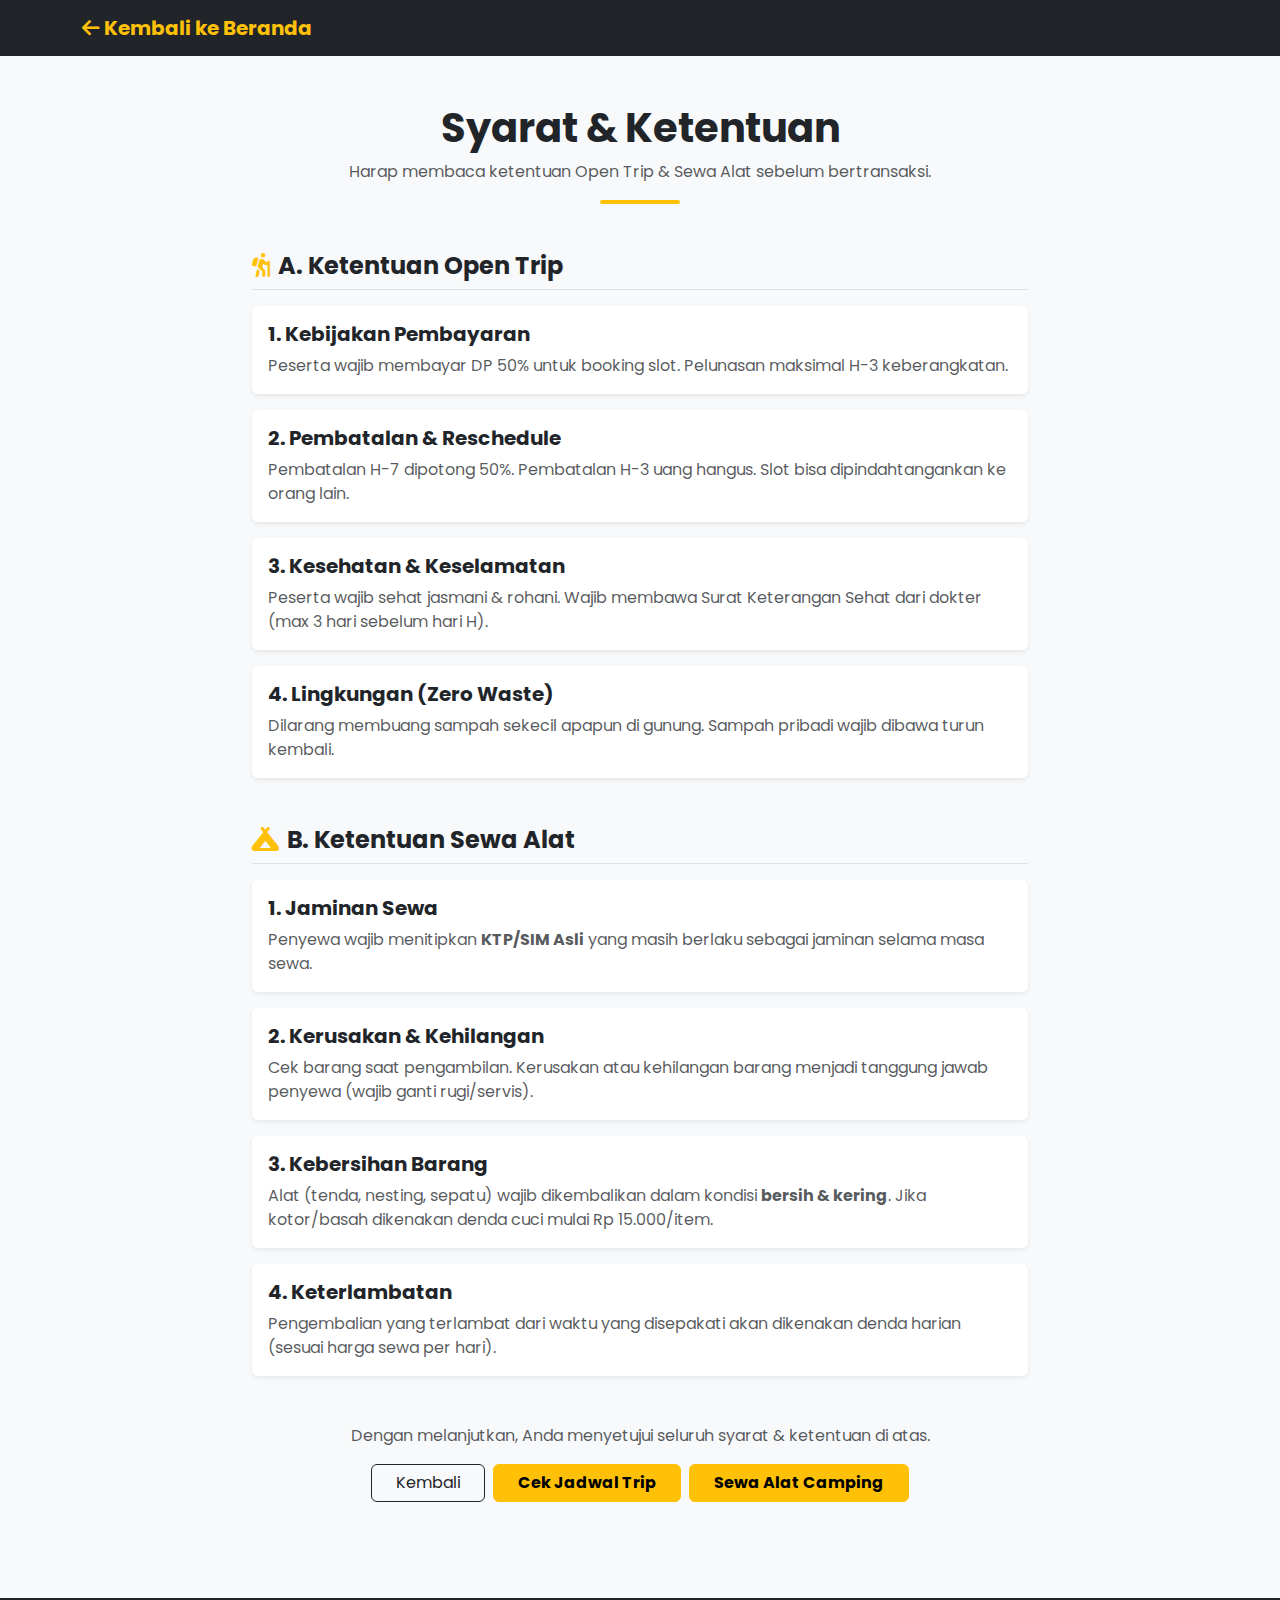
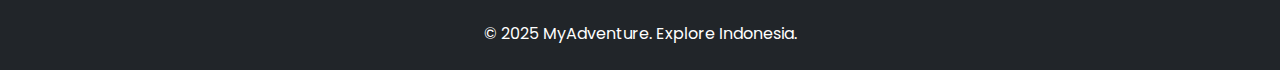
<file: syarat.html>
<!DOCTYPE html>
<html lang="id">
<head>
    <meta charset="UTF-8">
    <meta name="viewport" content="width=device-width, initial-scale=1.0">
    <title>Syarat & Ketentuan - MyAdventure</title>
    <link href="https://cdn.jsdelivr.net/npm/bootstrap@5.3.0/dist/css/bootstrap.min.css" rel="stylesheet">
    <link href="https://fonts.googleapis.com/css2?family=Poppins:wght@400;600;700&display=swap" rel="stylesheet">
    <link rel="stylesheet" href="https://cdnjs.cloudflare.com/ajax/libs/font-awesome/6.0.0/css/all.min.css">
    <link rel="stylesheet" href="style.css">
</head>
<body style="background-color: #f8f9fa;">

    <nav class="navbar navbar-dark bg-dark sticky-top">
        <div class="container">
            <a class="navbar-brand fw-bold text-warning" href="index.html">
                <i class="fa-solid fa-arrow-left"></i> Kembali ke Beranda
            </a>
        </div>
    </nav>

    <div class="container my-5" style="max-width: 800px;">
        <div class="text-center mb-5">
            <h1 class="fw-bold">Syarat & Ketentuan</h1>
            <p class="text-muted">Harap membaca ketentuan Open Trip & Sewa Alat sebelum bertransaksi.</p>
            <div class="garis-bawah mx-auto"></div>
        </div>

        <div class="mb-5">
            <h4 class="fw-bold mb-3 text-dark border-bottom pb-2">
                <i class="fa-solid fa-person-hiking text-warning me-2"></i>A. Ketentuan Open Trip
            </h4>
            
            <div class="card shadow-sm border-0 mb-3">
                <div class="card-body">
                    <h5 class="fw-bold text-dark">1. Kebijakan Pembayaran</h5>
                    <p class="text-muted mb-0">Peserta wajib membayar DP 50% untuk booking slot. Pelunasan maksimal H-3 keberangkatan.</p>
                </div>
            </div>

            <div class="card shadow-sm border-0 mb-3">
                <div class="card-body">
                    <h5 class="fw-bold text-dark">2. Pembatalan & Reschedule</h5>
                    <p class="text-muted mb-0">Pembatalan H-7 dipotong 50%. Pembatalan H-3 uang hangus. Slot bisa dipindahtangankan ke orang lain.</p>
                </div>
            </div>

            <div class="card shadow-sm border-0 mb-3">
                <div class="card-body">
                    <h5 class="fw-bold text-dark">3. Kesehatan & Keselamatan</h5>
                    <p class="text-muted mb-0">Peserta wajib sehat jasmani & rohani. Wajib membawa Surat Keterangan Sehat dari dokter (max 3 hari sebelum hari H).</p>
                </div>
            </div>

            <div class="card shadow-sm border-0 mb-3">
                <div class="card-body">
                    <h5 class="fw-bold text-dark">4. Lingkungan (Zero Waste)</h5>
                    <p class="text-muted mb-0">Dilarang membuang sampah sekecil apapun di gunung. Sampah pribadi wajib dibawa turun kembali.</p>
                </div>
            </div>
        </div>

        <div class="mb-5">
            <h4 class="fw-bold mb-3 text-dark border-bottom pb-2">
                <i class="fa-solid fa-campground text-warning me-2"></i>B. Ketentuan Sewa Alat
            </h4>

            <div class="card shadow-sm border-0 mb-3">
                <div class="card-body">
                    <h5 class="fw-bold text-dark">1. Jaminan Sewa</h5>
                    <p class="text-muted mb-0">Penyewa wajib menitipkan <strong>KTP/SIM Asli</strong> yang masih berlaku sebagai jaminan selama masa sewa.</p>
                </div>
            </div>

            <div class="card shadow-sm border-0 mb-3">
                <div class="card-body">
                    <h5 class="fw-bold text-dark">2. Kerusakan & Kehilangan</h5>
                    <p class="text-muted mb-0">Cek barang saat pengambilan. Kerusakan atau kehilangan barang menjadi tanggung jawab penyewa (wajib ganti rugi/servis).</p>
                </div>
            </div>

            <div class="card shadow-sm border-0 mb-3">
                <div class="card-body">
                    <h5 class="fw-bold text-dark">3. Kebersihan Barang</h5>
                    <p class="text-muted mb-0">Alat (tenda, nesting, sepatu) wajib dikembalikan dalam kondisi <strong>bersih & kering</strong>. Jika kotor/basah dikenakan denda cuci mulai Rp 15.000/item.</p>
                </div>
            </div>

            <div class="card shadow-sm border-0 mb-3">
                <div class="card-body">
                    <h5 class="fw-bold text-dark">4. Keterlambatan</h5>
                    <p class="text-muted mb-0">Pengembalian yang terlambat dari waktu yang disepakati akan dikenakan denda harian (sesuai harga sewa per hari).</p>
                </div>
            </div>
        </div>

        <div class="text-center pb-5">
            <p class="text-muted mb-3">Dengan melanjutkan, Anda menyetujui seluruh syarat & ketentuan di atas.</p>
            <div class="d-flex justify-content-center gap-2 flex-wrap">
                <a href="index.html" class="btn btn-outline-dark px-4">Kembali</a>
                <a href="paket.html" class="btn btn-warning px-4 fw-bold">Cek Jadwal Trip</a>
                <a href="sewa.html" class="btn btn-warning px-4 fw-bold">Sewa Alat Camping</a>
            </div>
        </div>

    </div>

    <footer class="bg-dark text-white py-4 mt-auto">
        <div class="container text-center">
            <p class="mb-0">© 2025 MyAdventure. Explore Indonesia.</p>
        </div>
    </footer>

    <script src="https://cdn.jsdelivr.net/npm/bootstrap@5.3.0/dist/js/bootstrap.bundle.min.js"></script>
</body>
</html>
</file>
<file: style.css>
body {
    font-family: 'Poppins', sans-serif;
    background-color: #f4f6f8;
}

#welcome-screen {
    position: fixed;
    top: 0;
    left: 0;
    width: 100%;
    height: 100%;
    background-color: #111; 
    z-index: 9999; 
    display: flex;
    justify-content: center;
    align-items: center;
    transition: opacity 0.5s ease; 
}

.hero-section {
    position: relative;
    width: 100%;
    overflow: hidden; 
}

.garis-bawah {
    width: 80px;
    height: 4px;
    background-color: #ffc107; 
    border-radius: 2px;
}

.fitur-card {
    transition: transform 0.3s ease;
}

.fitur-card:hover {
    transform: translateY(-10px); 
}

.card-img-top {
    height: 200px;
    object-fit: cover; 
    transition: transform 0.5s ease;
}

.card:hover .card-img-top {
    transform: scale(1.1); 
}

.card {
    transition: box-shadow 0.3s;
}

.card:hover {
    box-shadow: 0 .5rem 1rem rgba(0,0,0,.15)!important; 
}
</file>
